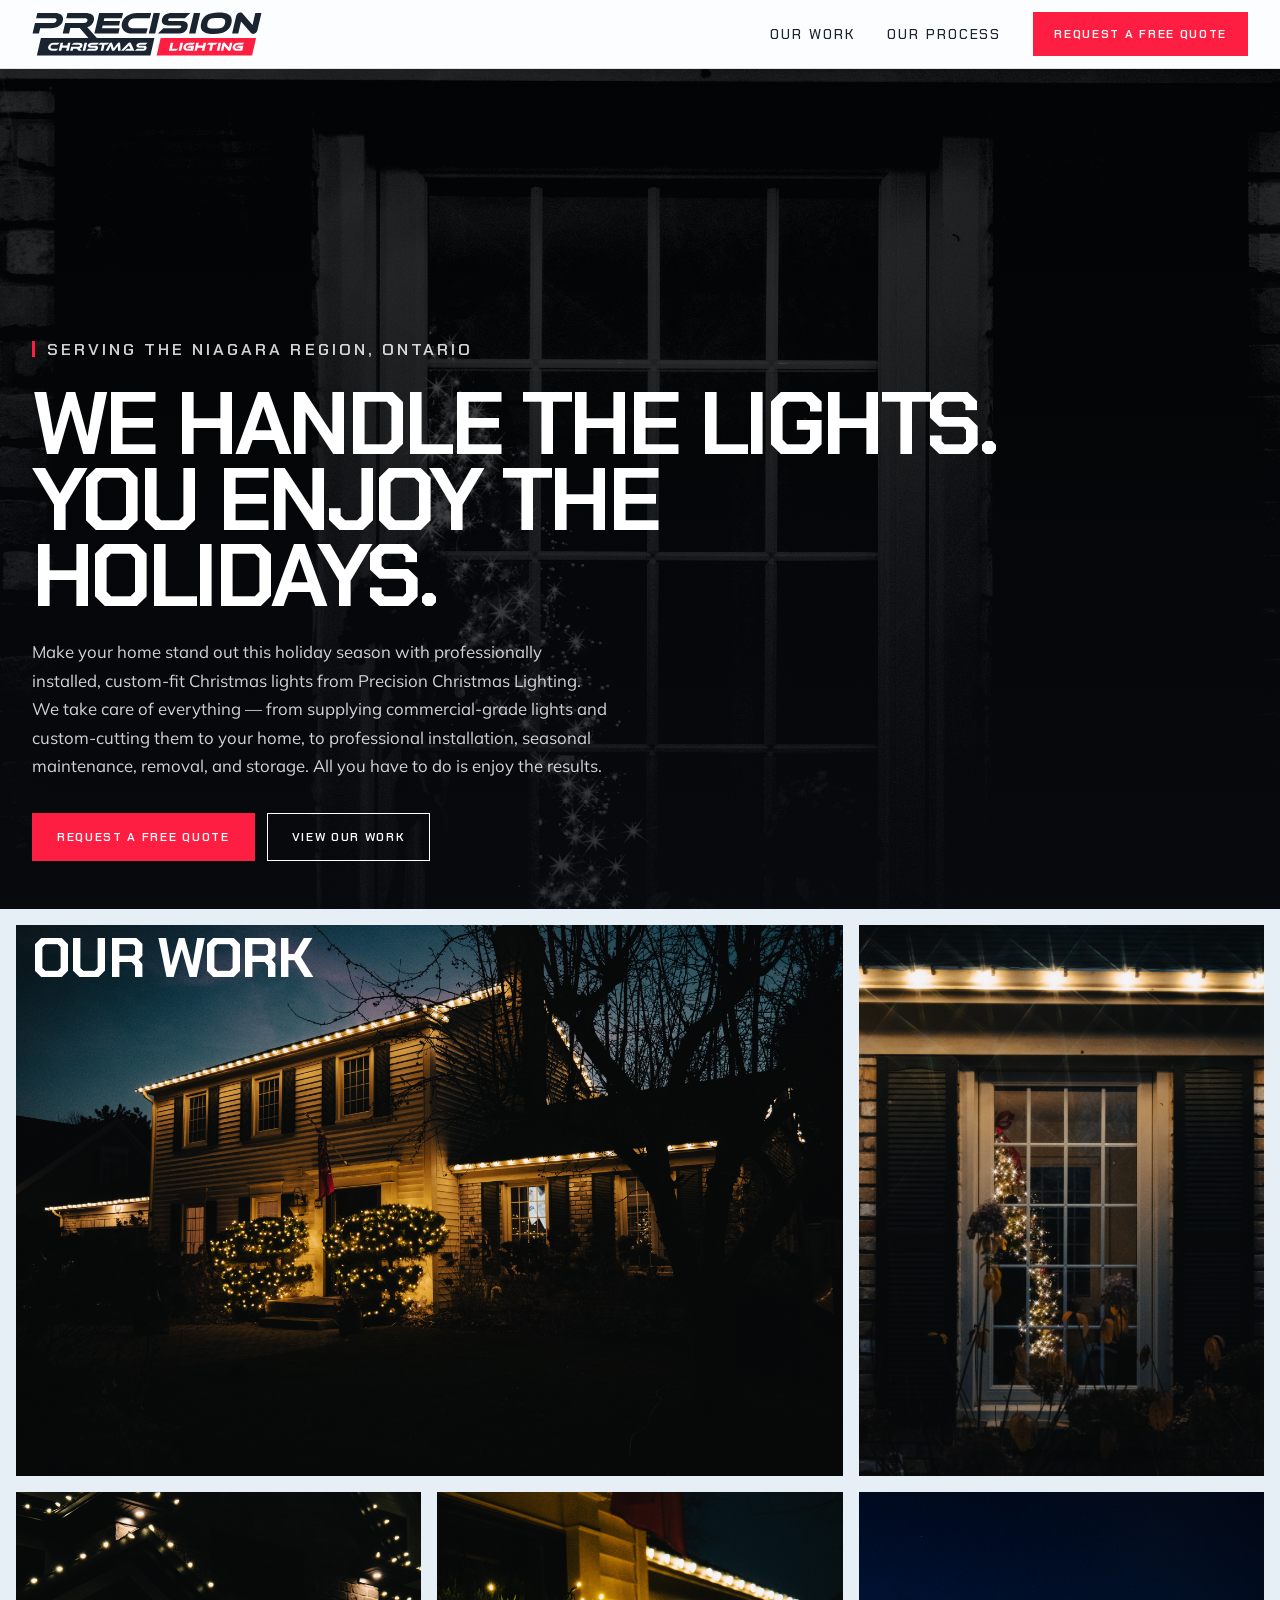
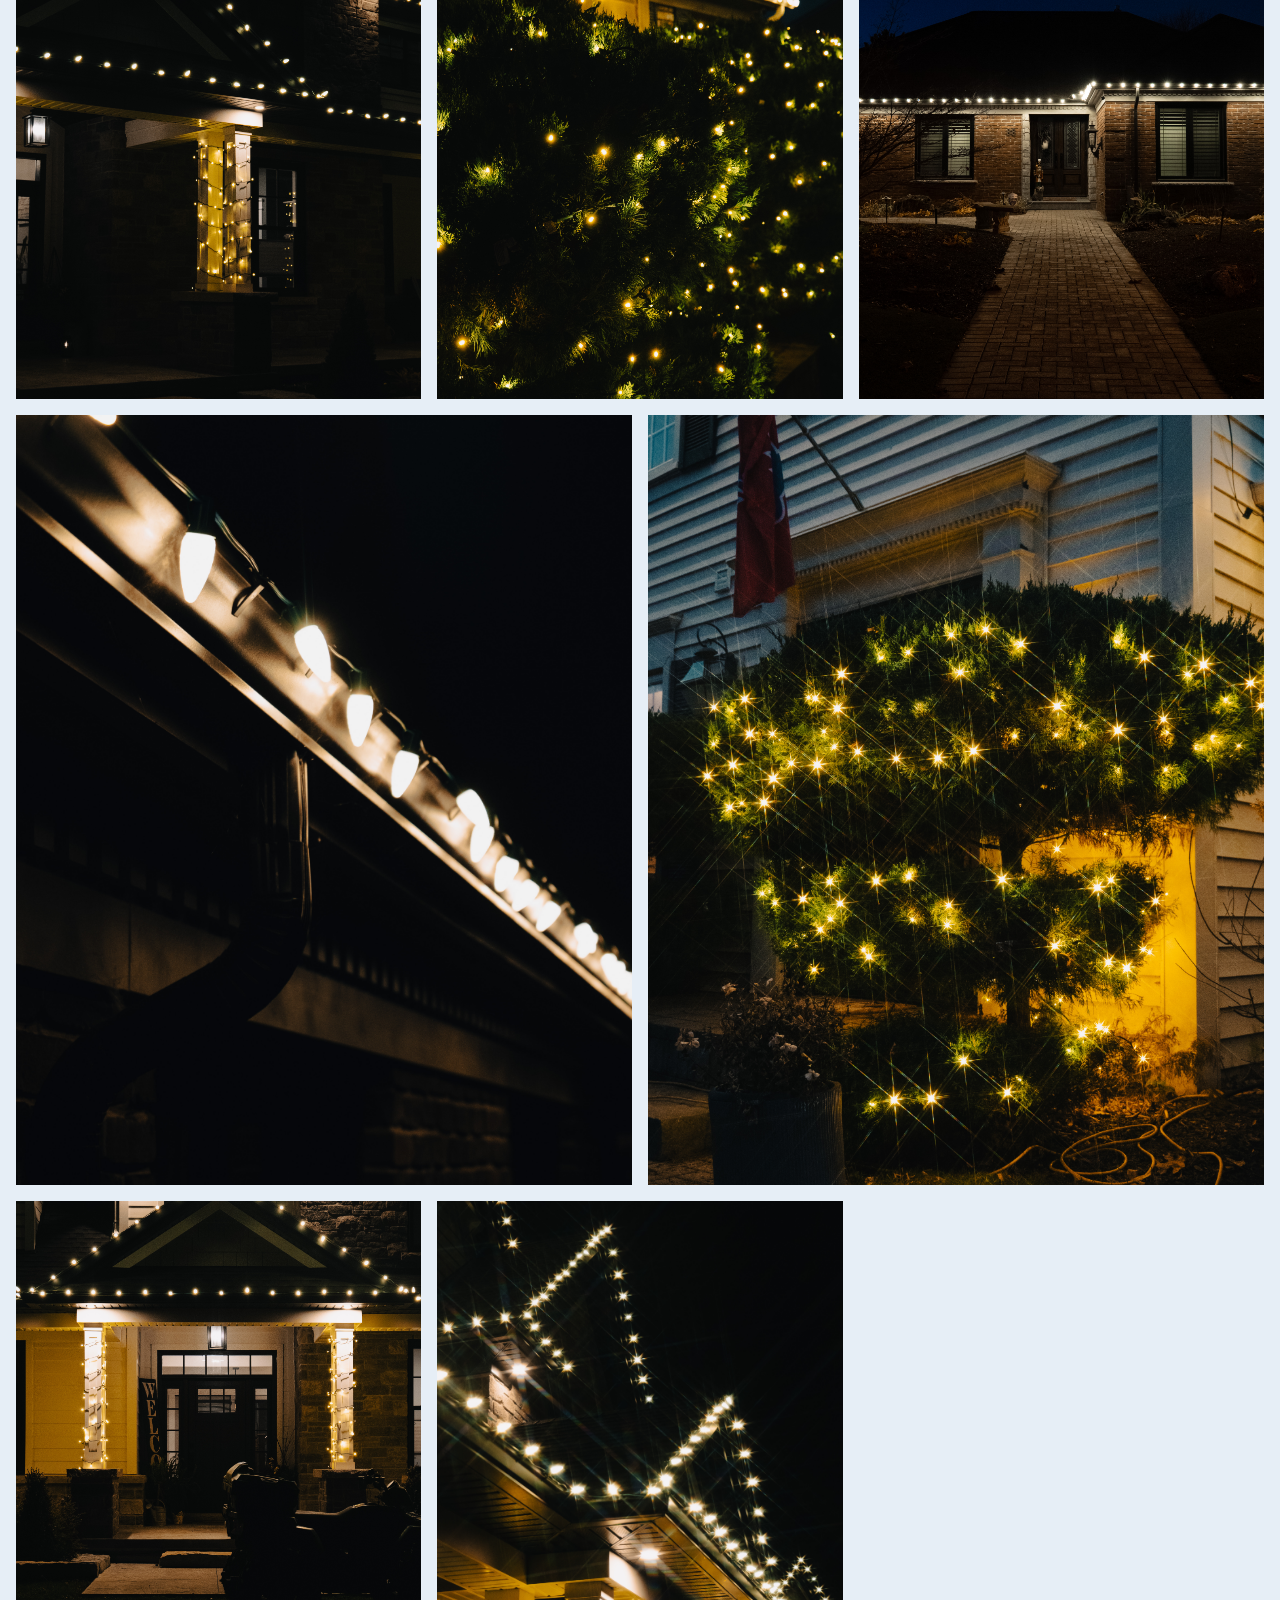
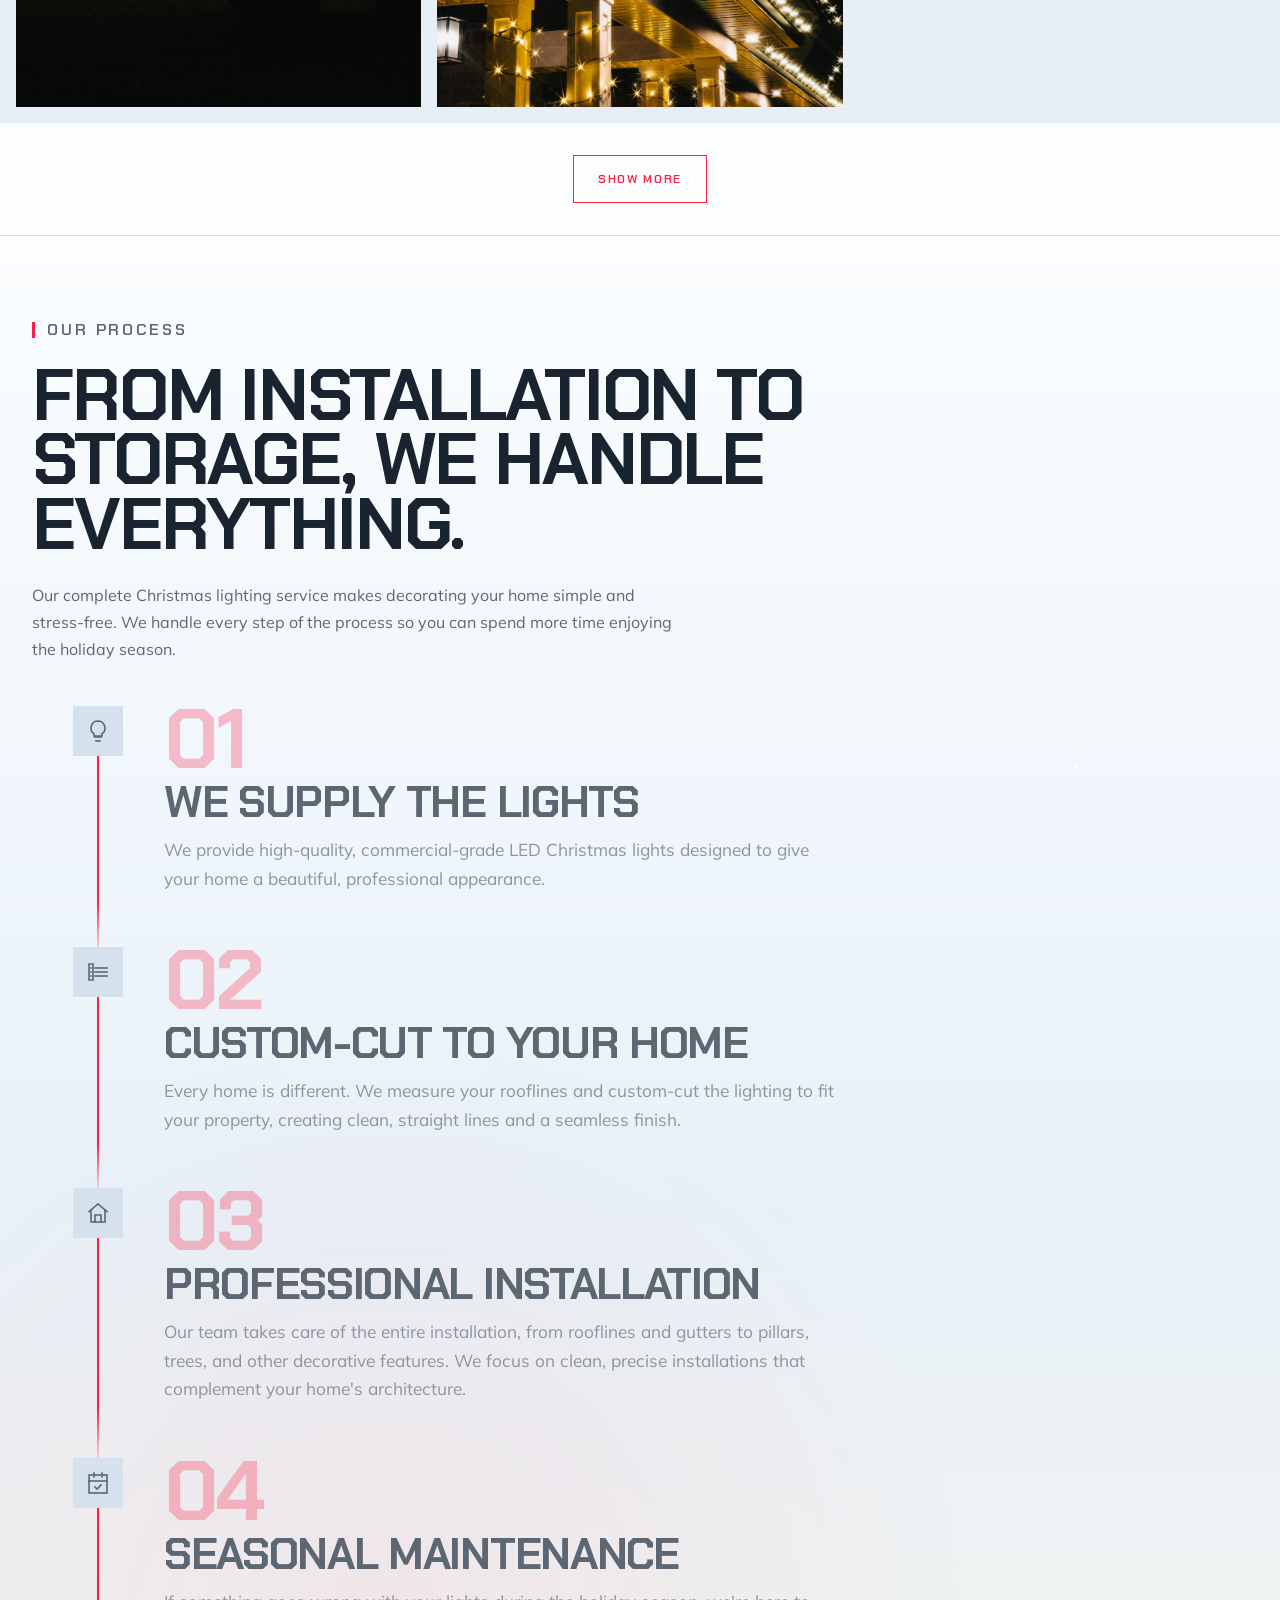
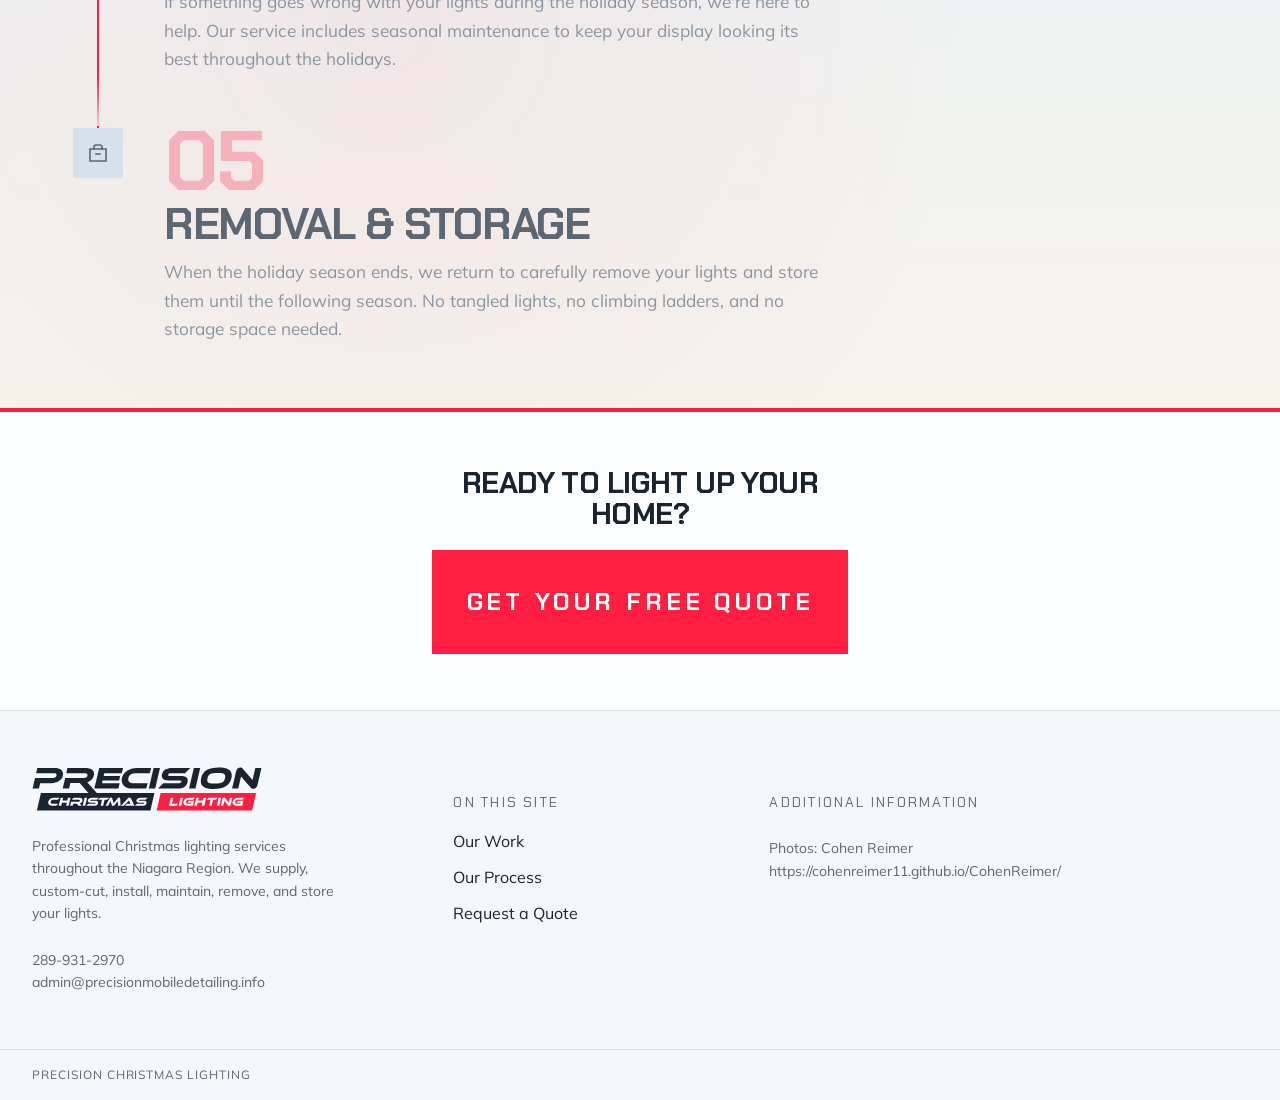
<file: index.html>
<!DOCTYPE html>
<html lang="en">
  <head>
    <meta charset="utf-8" />
    <meta name="viewport" content="width=device-width, initial-scale=1" />
    <title>Precision Christmas Lighting</title>
    <meta
      name="description"
      content="Architectural Christmas lighting for houses in Niagara, Burlington, and Oakville. Supply, custom cut, install, seasonal maintenance, and take-down."
    />
    <link rel="preconnect" href="https://fonts.googleapis.com" />
    <link rel="preconnect" href="https://fonts.gstatic.com" crossorigin />
    <link
      href="https://fonts.googleapis.com/css2?family=Chakra+Petch:ital,wght@0,500;0,600;0,700;1,700&family=Mulish:wght@400;500;600;700&display=swap"
      rel="stylesheet"
    />
    <link rel="stylesheet" href="css/styles.css" />
    <link rel="icon" href="precision-christmas-logo.svg" type="image/svg+xml" />
  </head>
  <body>
    <header class="site-header">
      <div class="header-inner">
        <a class="logo-link" href="index.html" aria-label="Precision Christmas Lighting">
          <img class="logo-img" src="precision-christmas-logo.svg" alt="" width="325" height="62" />
        </a>
        <nav class="nav-desktop" aria-label="Primary">
          <a class="nav-link" href="#work">Our Work</a>
          <a class="nav-link" href="#process">Our Process</a>
          <a class="btn" href="quote.html">Request a Free Quote</a>
        </nav>
        <button
          class="menu-toggle"
          id="menu-toggle"
          type="button"
          aria-expanded="false"
          aria-controls="site-menu"
        >
          Menu
        </button>
      </div>
      <nav class="nav-mobile" id="site-menu" aria-label="Mobile">
        <ul>
          <li><a href="#work">Our Work</a></li>
          <li><a href="#process">Our Process</a></li>
        </ul>
        <a class="btn btn-lg" href="quote.html">Request a Free Quote</a>
      </nav>
    </header>

    <main>
      <!-- Layer 2: hero photo -->
      <section class="hero">
        <div class="hero-visual">
          <div class="hero-media">
            <img
              src="work/P1079388.jpg"
              alt="Two-storey house at night, warm-white bulbs tracing both roof eaves, with shrubs lit beside the door."
            />
          </div>
          <div class="hero-overlay" aria-hidden="true"></div>
        </div>
      </section>

      <!-- Layer 5: hero text (sibling so it can sit above the bulb glow) -->
      <div class="hero-content">
        <p class="eyebrow">
          <span class="eyebrow-bar" aria-hidden="true"></span>
          Serving the Niagara Region, Ontario
        </p>
        <h1>We Handle the Lights.<br />You Enjoy the Holidays.</h1>
        <p>
          Make your home stand out this holiday season with professionally installed, custom-fit Christmas lights from Precision Christmas Lighting. We take care of everything — from supplying commercial-grade lights and custom-cutting them to your home, to professional installation, seasonal maintenance, removal, and storage. All you have to do is enjoy the results.
        </p>
        <div class="hero-actions">
          <a class="btn btn-lg" href="quote.html">Request a Free Quote</a>
          <a class="btn btn-lg btn-outline" href="#work">View Our Work</a>
        </div>
      </div>

      <!--
        Bulb stage hidden. Uncomment this whole section to put the bulb,
        circling text, and its scroll space back.
      <section
        class="model-scroll"
        id="model-scroll"
        aria-label="Interactive glowing lightbulb"
      >
        <div class="model-scroll-bg-sticky" aria-hidden="true">
          <div class="model-scroll-bg"></div>
        </div>
        <div class="model-scroll-canvas-sticky">
          <canvas id="model-canvas" aria-hidden="true"></canvas>
          <div class="model-slogan" id="model-slogan" aria-hidden="true">
            <svg class="model-slogan-ring model-slogan-ring-outer" viewBox="0 0 100 100">
              <defs>
                <path
                  id="slogan-orbit-outer"
                  d="M50,50 m-38,0 a38,38 0 1,1 76,0 a38,38 0 1,1 -76,0"
                />
              </defs>
              <text>
                <textPath href="#slogan-orbit-outer" startOffset="0%">
                  CUT TO THE BUILDING · LIT FOR THE SEASON · CUT TO THE BUILDING · LIT FOR THE SEASON ·
                </textPath>
              </text>
            </svg>
            <svg class="model-slogan-ring model-slogan-ring-inner" viewBox="0 0 100 100">
              <defs>
                <path
                  id="slogan-orbit-inner"
                  d="M50,50 m-26,0 a26,26 0 1,1 52,0 a26,26 0 1,1 -52,0"
                />
              </defs>
              <text>
                <textPath href="#slogan-orbit-inner" startOffset="0%">
                  YOUR LIGHTS IN A NEW WAY · PRECISION ON EVERY EAVE ·
                </textPath>
              </text>
            </svg>
            <p class="model-slogan-flare">
              <span data-word>Installed</span>
              <span data-word>with</span>
              <span data-word>precision</span>
            </p>
          </div>
        </div>
        <div class="model-copy">
          <p class="eyebrow">
            <span class="eyebrow-bar" aria-hidden="true"></span>
            Scroll to turn the lamp
          </p>
        </div>
      </section>
      -->

      <section id="work" class="work-section">
        <h2 class="work-heading" id="work-heading">Our work</h2>
        <div class="work-stage">
                    <div class="work-grid" id="work-frames">

          <figure class="work-frame span-8 tall-landscape">
            <img src="work/P1079425.jpg" alt="Christmas lighting installation" />
          </figure>

          <figure class="work-frame span-4">
            <img src="work/P1079388.jpg" alt="Christmas lighting installation" />
          </figure>

          <figure class="work-frame span-4">
            <img src="work/P1079733.jpg" alt="Christmas lighting installation" loading="lazy" />
          </figure>

          <figure class="work-frame span-4">
            <img src="work/P1079437.jpg" alt="Christmas lighting installation" loading="lazy" />
          </figure>

          <figure class="work-frame span-4">
            <img src="work/P1079464.jpg" alt="Christmas lighting installation" loading="lazy" />
          </figure>

          <figure class="work-frame span-6">
            <img src="work/P1079477.jpg" alt="Christmas lighting installation" loading="lazy" />
          </figure>

          <figure class="work-frame span-6">
            <img src="work/P1079387.jpg" alt="Christmas lighting installation" loading="lazy" />
          </figure>

          <figure class="work-frame span-4">
            <img src="work/P1079524.jpg" alt="Christmas lighting installation" loading="lazy" />
          </figure>

          <figure class="work-frame span-4">
            <img src="work/P1079694.jpg" alt="Christmas lighting installation" loading="lazy" />
          </figure>

          <div class="work-extra" id="work-extra">
            <figure class="work-frame work-more-item span-4">
              <img src="work/P1079426.jpg" alt="Precision Christmas Lighting installation photo" loading="lazy" />
            </figure>

            <figure class="work-frame work-more-item span-4">
              <img src="work/P1079685.jpg" alt="Precision Christmas Lighting installation photo" loading="lazy" />
            </figure>

            <figure class="work-frame work-more-item span-4">
              <img src="work/P1079731.jpg" alt="Precision Christmas Lighting installation photo" loading="lazy" />
            </figure>

            <figure class="work-frame work-more-item span-6">
              <img src="work/P1079739.jpg" alt="Precision Christmas Lighting installation photo" loading="lazy" />
            </figure>

            <figure class="work-frame work-more-item span-6">
              <img src="work/P1079392.jpg" alt="Precision Christmas Lighting installation photo" loading="lazy" />
            </figure>

            <figure class="work-frame work-more-item span-4">
              <img src="work/P1079384.jpg" alt="Precision Christmas Lighting installation photo" loading="lazy" />
            </figure>

            <figure class="work-frame work-more-item span-4">
              <img src="work/P1079653.jpg" alt="Precision Christmas Lighting installation photo" loading="lazy" />
            </figure>

            <figure class="work-frame work-more-item span-4">
              <img src="work/P1079380.jpg" alt="Precision Christmas Lighting installation photo" loading="lazy" />
            </figure>

            <figure class="work-frame work-more-item span-4">
              <img src="work/P1079445.jpg" alt="Precision Christmas Lighting installation photo" loading="lazy" />
            </figure>

            <figure class="work-frame work-more-item span-4">
              <img src="work/P1079385.jpg" alt="Precision Christmas Lighting installation photo" loading="lazy" />
            </figure>

            <figure class="work-frame work-more-item span-4">
              <img src="work/P1079514.jpg" alt="Precision Christmas Lighting installation photo" loading="lazy" />
            </figure>

            <figure class="work-frame work-more-item span-6">
              <img src="work/P1079472.jpg" alt="Precision Christmas Lighting installation photo" loading="lazy" />
            </figure>

            <figure class="work-frame work-more-item span-6">
              <img src="work/P1079792.jpg" alt="Precision Christmas Lighting installation photo" loading="lazy" />
            </figure>

            <figure class="work-frame work-more-item span-4">
              <img src="work/P1079447.jpg" alt="Precision Christmas Lighting installation photo" loading="lazy" />
            </figure>

            <figure class="work-frame work-more-item span-8">
              <img src="work/P1079721.jpg" alt="Precision Christmas Lighting installation photo" loading="lazy" />
            </figure>
          </div>
          </div>
        </div>

        <div class="work-more">
          <button
            class="btn btn-lg btn-show-more"
            id="view-more"
            type="button"
            aria-expanded="false"
            aria-controls="work-extra"
          >
            Show more
          </button>
        </div>
      </section>

      <section class="process" id="process">
        <div class="process-parallax" aria-hidden="true"></div>
        <div class="process-intro">
          <p class="eyebrow">
            <span class="eyebrow-bar" aria-hidden="true"></span>
            Our Process
          </p>
          <h2>From Installation to Storage, We Handle Everything.</h2>
          <p>Our complete Christmas lighting service makes decorating your home simple and stress-free. We handle every step of the process so you can spend more time enjoying the holiday season.</p>
        </div>

        <ol class="process-list">
          <li class="process-item">
            <div class="process-rail" aria-hidden="true">
              <span class="process-node">
                <svg viewBox="0 0 24 24">
                  <path d="M9 18h6" />
                  <path d="M10 22h4" />
                  <path d="M12 2a7 7 0 0 0-4 12.7V17h8v-2.3A7 7 0 0 0 12 2Z" />
                </svg>
              </span>
            </div>
            <div class="process-body">
              <p class="step-number">01</p>
              <h3>We Supply the Lights</h3>
              <p>We provide high-quality, commercial-grade LED Christmas lights designed to give your home a beautiful, professional appearance.</p>
              </div>
          </li>

          <li class="process-item">
            <div class="process-rail" aria-hidden="true">
              <span class="process-node">
                <svg viewBox="0 0 24 24">
                  <path d="M21 8H9" />
                  <path d="M21 12H9" />
                  <path d="M21 16H9" />
                  <path d="M5 8v.01" />
                  <path d="M5 12v.01" />
                  <path d="M5 16v.01" />
                  <path d="M3 4h4v16H3Z" />
                </svg>
              </span>
            </div>
            <div class="process-body">
              <p class="step-number">02</p>
              <h3>Custom-Cut to Your Home</h3>
              <p>Every home is different. We measure your rooflines and custom-cut the lighting to fit your property, creating clean, straight lines and a seamless finish.</p>
              </div>
          </li>

          <li class="process-item">
            <div class="process-rail" aria-hidden="true">
              <span class="process-node">
                <svg viewBox="0 0 24 24">
                  <path d="M3 10.5 12 3l9 7.5" />
                  <path d="M5 9.5V21h14V9.5" />
                  <path d="M9 21v-7h6v7" />
                </svg>
              </span>
            </div>
            <div class="process-body">
              <p class="step-number">03</p>
              <h3>Professional Installation</h3>
              <p>Our team takes care of the entire installation, from rooflines and gutters to pillars, trees, and other decorative features. We focus on clean, precise installations that complement your home's architecture.</p>
              </div>
          </li>

          <li class="process-item">
            <div class="process-rail" aria-hidden="true">
              <span class="process-node">
                <svg viewBox="0 0 24 24">
                  <rect x="3" y="4" width="18" height="18" />
                  <path d="M16 2v4" />
                  <path d="M8 2v4" />
                  <path d="M3 10h18" />
                  <path d="m9 16 2 2 4-4" />
                </svg>
              </span>
            </div>
            <div class="process-body">
              <p class="step-number">04</p>
              <h3>Seasonal Maintenance</h3>
              <p>If something goes wrong with your lights during the holiday season, we're here to help. Our service includes seasonal maintenance to keep your display looking its best throughout the holidays.</p>
              </div>
          </li>

          <li class="process-item">
            <div class="process-rail" aria-hidden="true">
              <span class="process-node">
                <svg viewBox="0 0 24 24">
                  <path d="M4 8h16v12H4Z" />
                  <path d="M8 8V6a2 2 0 0 1 2-2h4a2 2 0 0 1 2 2v2" />
                  <path d="M10 13h4" />
                </svg>
              </span>
            </div>
            <div class="process-body">
              <p class="step-number">05</p>
              <h3>Removal & Storage</h3>
              <p>When the holiday season ends, we return to carefully remove your lights and store them until the following season. No tangled lights, no climbing ladders, and no storage space needed.</p>
              </div>
          </li>
        </ol>
      </section>

      <section class="cta-band">
        <div class="cta-band-rule" aria-hidden="true"></div>
        <div class="cta-band-inner">
          <div class="cta-band-row">
            <div>
              <h2>Ready to Light Up Your Home?</h2>
              </div>
            <a class="btn btn-cta" href="quote.html">Get Your Free Quote</a>
          </div>
        </div>
      </section>
    </main>

    <footer class="site-footer">
      <div class="footer-grid">
        <div class="footer-brand">
          <a class="logo-link" href="index.html" aria-label="Precision Christmas Lighting">
            <img class="logo-img" src="precision-christmas-logo.svg" alt="" width="325" height="62" />
          </a>
          <p>Professional Christmas lighting services throughout the Niagara Region. We supply, custom-cut, install, maintain, remove, and store your lights.</p>
          <p class="footer-contact">289-931-2970<br />admin@precisionmobiledetailing.info</p>
        </div>
        <nav class="footer-nav" aria-label="Footer">
          <p class="footer-label">On this site</p>
          <ul>
            <li><a href="#work">Our Work</a></li>
            <li><a href="#process">Our Process</a></li>
            <li><a href="quote.html">Request a Quote</a></li>
          </ul>
        </nav>
        <div class="credits">
          <p class="footer-label">Additional information</p>
          <p>Photos: Cohen Reimer<br /><a href="https://cohenreimer11.github.io/CohenReimer/" target="_blank" rel="noopener noreferrer">https://cohenreimer11.github.io/CohenReimer/</a></p>
        </div>
      </div>
      <div class="footer-bar">Precision Christmas Lighting</div>
    </footer>

    <script src="js/main.js"></script>
    <!--
      Bulb stage scripts. Uncomment with the model-scroll section above.
    <script type="importmap">
      {
        "imports": {
          "three": "https://unpkg.com/three@0.170.0/build/three.module.js",
          "three/addons/": "https://unpkg.com/three@0.170.0/examples/jsm/"
        }
      }
    </script>
    <script type="module" src="js/model-scroll.js"></script>
    -->
  </body>
</html>
</file>
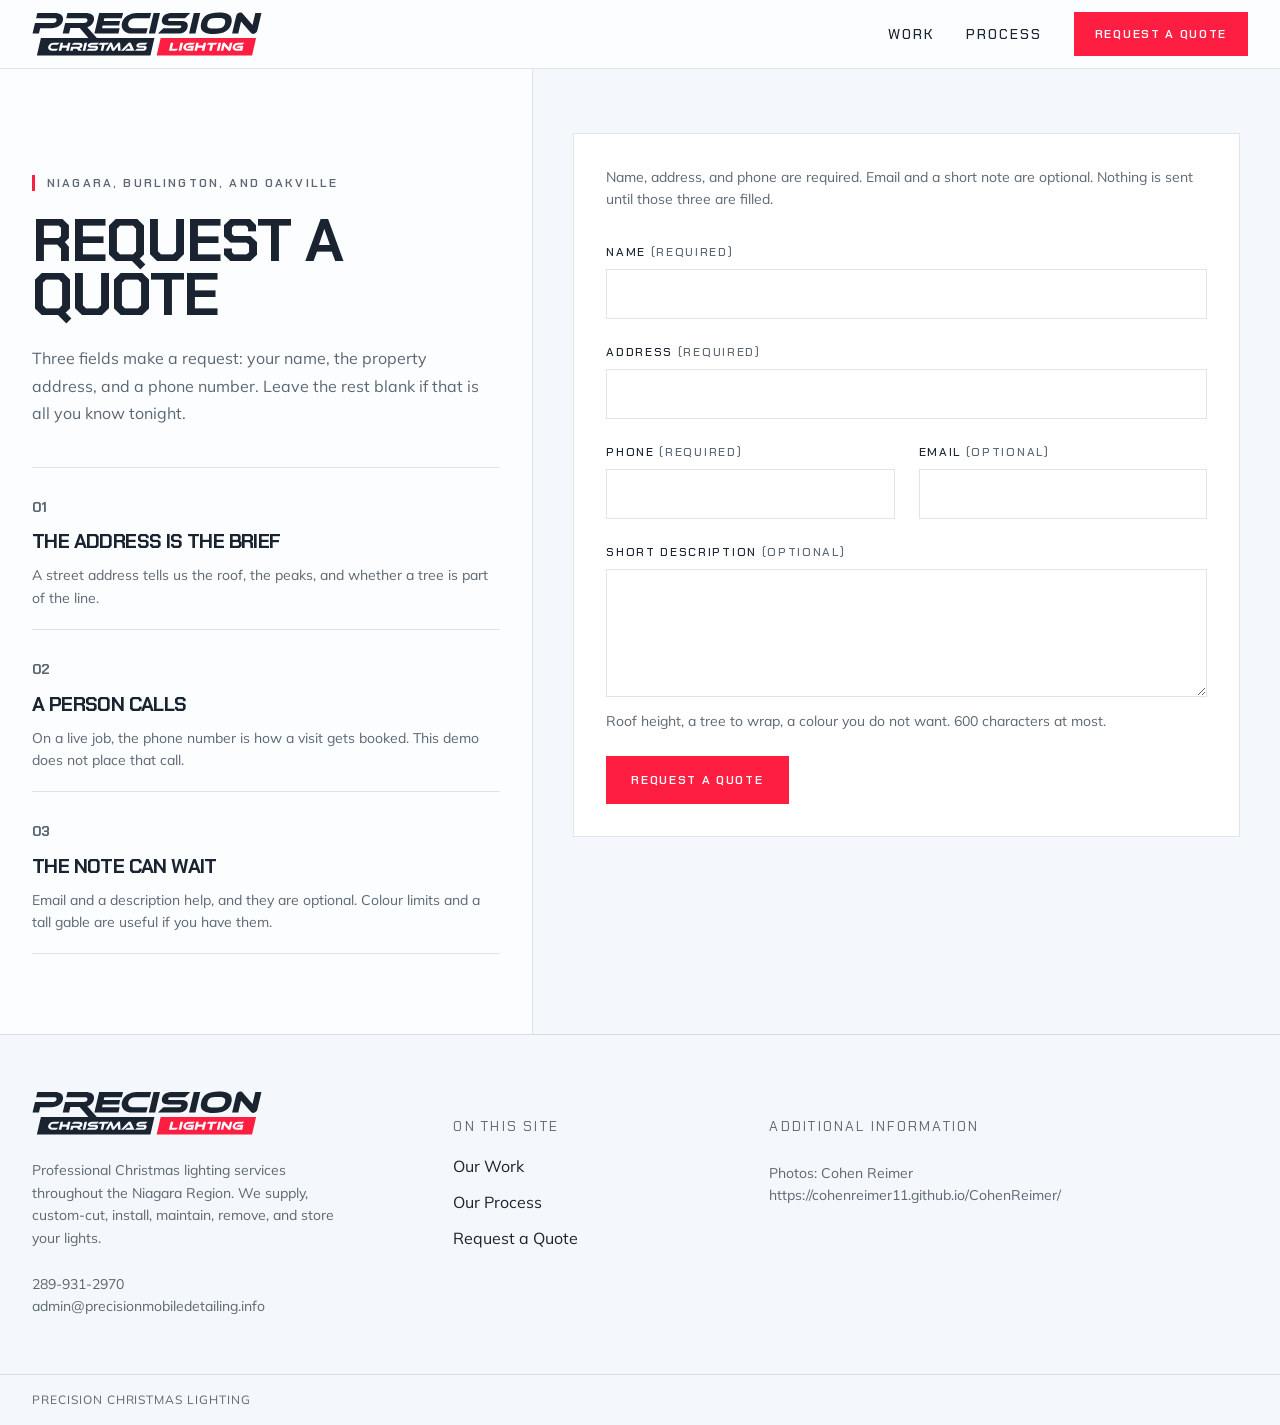
<file: quote.html>
<!DOCTYPE html>
<html lang="en">
  <head>
    <meta charset="utf-8" />
    <meta name="viewport" content="width=device-width, initial-scale=1" />
    <title>Request a quote — Precision Christmas Lighting</title>
    <meta
      name="description"
      content="Request a Christmas lighting quote. Name, property address, and phone are required. Email and a short note are optional."
    />
    <link rel="preconnect" href="https://fonts.googleapis.com" />
    <link rel="preconnect" href="https://fonts.gstatic.com" crossorigin />
    <link
      href="https://fonts.googleapis.com/css2?family=Chakra+Petch:ital,wght@0,500;0,600;0,700;1,700&family=Mulish:wght@400;500;600;700&display=swap"
      rel="stylesheet"
    />
    <link rel="stylesheet" href="css/styles.css" />
    <link rel="icon" href="precision-christmas-logo.svg" type="image/svg+xml" />
  </head>
  <body>
    <header class="site-header">
      <div class="header-inner">
        <a class="logo-link" href="index.html" aria-label="Precision Christmas Lighting">
          <img class="logo-img" src="precision-christmas-logo.svg" alt="" width="325" height="62" />
        </a>
        <nav class="nav-desktop" aria-label="Primary">
          <a class="nav-link" href="index.html#work">Work</a>
          <a class="nav-link" href="index.html#process">Process</a>
          <a class="btn" href="quote.html">Request a quote</a>
        </nav>
        <button
          class="menu-toggle"
          id="menu-toggle"
          type="button"
          aria-expanded="false"
          aria-controls="site-menu"
        >
          Menu
        </button>
      </div>
      <nav class="nav-mobile" id="site-menu" aria-label="Mobile">
        <ul>
          <li><a href="index.html#work">Work</a></li>
          <li><a href="index.html#process">Process</a></li>
        </ul>
        <a class="btn btn-lg" href="quote.html">Request a quote</a>
      </nav>
    </header>

    <main class="quote-layout">
      <aside class="quote-aside">
        <p class="eyebrow">
          <span class="eyebrow-bar" aria-hidden="true"></span>
          Niagara, Burlington, and Oakville
        </p>
        <h1>Request a quote</h1>
        <p>
          Three fields make a request: your name, the property address, and a phone number. Leave
          the rest blank if that is all you know tonight.
        </p>
        <ol class="expectations">
          <li>
            <p class="step-number">01</p>
            <h2>The address is the brief</h2>
            <p>A street address tells us the roof, the peaks, and whether a tree is part of the line.</p>
          </li>
          <li>
            <p class="step-number">02</p>
            <h2>A person calls</h2>
            <p>
              On a live job, the phone number is how a visit gets booked. This demo does not place
              that call.
            </p>
          </li>
          <li>
            <p class="step-number">03</p>
            <h2>The note can wait</h2>
            <p>
              Email and a description help, and they are optional. Colour limits and a tall gable
              are useful if you have them.
            </p>
          </li>
        </ol>
      </aside>

      <div class="quote-main">
        <form class="quote-panel" id="quote-form" novalidate>
          <div class="form-alert hidden" id="form-alert" role="alert">
            <p>This request is still empty where it counts.</p>
            <ul id="form-alert-list"></ul>
          </div>

          <p class="hint">
            Name, address, and phone are required. Email and a short note are optional. Nothing is
            sent until those three are filled.
          </p>

          <div class="field">
            <label for="name">Name <span>(required)</span></label>
            <input id="name" name="name" type="text" autocomplete="name" required />
            <p class="field-error hidden" id="name-error"></p>
          </div>

          <div class="field">
            <label for="address">Address <span>(required)</span></label>
            <input id="address" name="address" type="text" autocomplete="street-address" required />
            <p class="field-error hidden" id="address-error"></p>
          </div>

          <div class="field-row">
            <div class="field">
              <label for="phone">Phone <span>(required)</span></label>
              <input id="phone" name="phone" type="tel" autocomplete="tel" inputmode="tel" required />
              <p class="field-error hidden" id="phone-error"></p>
            </div>
            <div class="field">
              <label for="email">Email <span>(optional)</span></label>
              <input id="email" name="email" type="email" autocomplete="email" />
              <p class="field-error hidden" id="email-error"></p>
            </div>
          </div>

          <div class="field">
            <label for="description">Short description <span>(optional)</span></label>
            <textarea id="description" name="description"></textarea>
            <p class="field-error hidden" id="description-error"></p>
            <p class="field-note">
              Roof height, a tree to wrap, a colour you do not want. 600 characters at most.
            </p>
          </div>

          <button class="btn btn-lg" type="submit">Request a quote</button>
        </form>

        <div class="quote-panel success-panel hidden" id="quote-success" role="status">
          <p class="eyebrow">
            <span class="eyebrow-bar" aria-hidden="true"></span>
            Recorded for this demo
          </p>
          <h2 id="success-title" tabindex="-1">Request recorded.</h2>
          <p>
            Nothing was emailed. These details stay on this page only, so the confirmation is
            visible. A working desk would use them to book a look at the facade.
          </p>
          <dl>
            <div class="record">
              <dt>Name</dt>
              <dd id="success-name"></dd>
            </div>
            <div class="record">
              <dt>Address</dt>
              <dd id="success-address"></dd>
            </div>
            <div class="record">
              <dt>Phone</dt>
              <dd id="success-phone"></dd>
            </div>
            <div class="record">
              <dt>Email</dt>
              <dd id="success-email"></dd>
            </div>
            <div class="record">
              <dt>Note</dt>
              <dd id="success-note"></dd>
            </div>
          </dl>
          <button class="btn btn-lg" id="quote-reset" type="button">Submit another request</button>
        </div>
      </div>
    </main>

    <footer class="site-footer">
      <div class="footer-grid">
        <div class="footer-brand">
          <a class="logo-link" href="index.html" aria-label="Precision Christmas Lighting">
            <img class="logo-img" src="precision-christmas-logo.svg" alt="" width="325" height="62" />
          </a>
          <p>Professional Christmas lighting services throughout the Niagara Region. We supply, custom-cut, install, maintain, remove, and store your lights.</p>
          <p class="footer-contact">289-931-2970<br />admin@precisionmobiledetailing.info</p>
        </div>
        <nav class="footer-nav" aria-label="Footer">
          <p class="footer-label">On this site</p>
          <ul>
            <li><a href="index.html#work">Our Work</a></li>
            <li><a href="index.html#process">Our Process</a></li>
            <li><a href="quote.html">Request a Quote</a></li>
          </ul>
        </nav>
        <div class="credits">
          <p class="footer-label">Additional information</p>
          <p>Photos: Cohen Reimer<br /><a href="https://cohenreimer11.github.io/CohenReimer/" target="_blank" rel="noopener noreferrer">https://cohenreimer11.github.io/CohenReimer/</a></p>
        </div>
      </div>
      <div class="footer-bar">Precision Christmas Lighting</div>
    </footer>

    <script src="js/main.js"></script>
  </body>
</html>
</file>
<file: css/styles.css>
:root {
  --ink: #1a2330;
  --paper: #f4f7fb;
  --snow: #fbfdff;
  --ice: #e6eef6;
  --lime: #fe1e42;
  --accent: #fe1e42;
  --accent-deep: #d01234;
  --white: #ffffff;
  --muted: #5c6773;
  --line: rgba(26, 35, 48, 0.12);
  --danger: #c41832;
  --header-h: 3.75rem;
  --font-display: "Chakra Petch", sans-serif;
  --font-body: Mulish, sans-serif;
}

*,
*::before,
*::after {
  box-sizing: border-box;
  border-radius: 0 !important;
  box-shadow: none !important;
}

html {
  scroll-behavior: smooth;
  background: var(--snow);
  max-width: 100%;
  overflow-x: hidden;
}

body {
  margin: 0;
  min-height: 100vh;
  max-width: 100%;
  overflow-x: hidden;
  background: var(--snow);
  color: var(--ink);
  font-family: var(--font-body);
  line-height: 1.5;
  -webkit-font-smoothing: antialiased;
}

img {
  display: block;
  max-width: 100%;
}

a {
  color: inherit;
  text-decoration: none;
}

button,
input,
textarea {
  font: inherit;
}

::selection {
  background: var(--accent);
  color: var(--white);
}

#work,
#process {
  scroll-margin-top: 5.5rem;
}

.sr-only {
  position: absolute;
  width: 1px;
  height: 1px;
  padding: 0;
  margin: -1px;
  overflow: hidden;
  clip: rect(0, 0, 0, 0);
  white-space: nowrap;
  border: 0;
}

.eyebrow {
  display: flex;
  align-items: center;
  gap: 0.75rem;
  margin: 0;
  font-family: var(--font-display);
  font-size: 0.75rem;
  font-weight: 600;
  letter-spacing: 0.18em;
  text-transform: uppercase;
}

.eyebrow-bar {
  display: inline-block;
  width: 3px;
  height: 1rem;
  background: var(--lime);
}

.btn {
  display: inline-flex;
  align-items: center;
  justify-content: center;
  min-height: 2.75rem;
  padding: 0.75rem 1.25rem;
  border: 1px solid transparent;
  background: var(--accent);
  color: var(--white);
  cursor: pointer;
  font-family: var(--font-display);
  font-size: 0.75rem;
  font-weight: 600;
  letter-spacing: 0.14em;
  text-transform: uppercase;
  transition: background-color 0.15s ease, color 0.15s ease, border-color 0.15s ease;
}

.btn:hover {
  background: var(--accent-deep);
}

.btn:focus-visible,
.nav-link:focus-visible,
.logo-link:focus-visible,
.credit-link:focus-visible {
  outline: 2px solid var(--lime);
  outline-offset: 4px;
}

.btn-outline {
  background: transparent;
  border-color: currentColor;
  color: inherit;
}

.btn-outline:hover {
  background: var(--accent);
  color: var(--white);
  border-color: var(--accent);
}

.btn-outline.dark {
  border-color: var(--ink);
  color: var(--ink);
}

.btn-outline.dark:hover {
  background: var(--ink);
  color: var(--white);
  border-color: var(--ink);
}

.btn-lg {
  min-height: 3rem;
  padding: 0.85rem 1.5rem;
}

.btn-xl {
  min-height: 4rem;
  padding: 1rem 2.5rem;
  font-size: 0.95rem;
  letter-spacing: 0.16em;
}

.site-header {
  position: sticky;
  top: 0;
  /* Above bulb glow + page text */
  z-index: 40;
  border-bottom: 1px solid var(--line);
  background: var(--snow);
  color: var(--ink);
}

.header-inner {
  display: flex;
  align-items: center;
  justify-content: space-between;
  gap: 1rem;
  padding: 0.75rem 1rem;
}

.logo-img {
  height: 2.25rem;
  width: auto;
}

.nav-desktop {
  display: none;
  align-items: center;
  gap: 2rem;
}

.nav-link {
  font-family: var(--font-display);
  font-size: 0.875rem;
  font-weight: 500;
  letter-spacing: 0.14em;
  text-transform: uppercase;
}

.nav-link:hover {
  color: var(--lime);
}

.menu-toggle {
  background: none;
  border: 0;
  color: var(--ink);
  cursor: pointer;
  font-family: var(--font-display);
  font-size: 0.75rem;
  font-weight: 600;
  letter-spacing: 0.16em;
  text-transform: uppercase;
}

.nav-mobile {
  display: none;
  border-top: 1px solid var(--line);
  padding: 1rem;
}

.nav-mobile.is-open {
  display: block;
}

.nav-mobile ul {
  list-style: none;
  margin: 0;
  padding: 0;
}

.nav-mobile li {
  border-bottom: 1px solid var(--line);
}

.nav-mobile a {
  display: block;
  padding: 1rem 0;
  font-family: var(--font-display);
  font-size: 1.125rem;
  letter-spacing: 0.12em;
  text-transform: uppercase;
}

.nav-mobile .btn {
  width: 100%;
  margin-top: 1rem;
}

.hero {
  position: relative;
  z-index: 2;
  min-height: calc(100svh - var(--header-h));
  background: #000;
  color: var(--ink);
  pointer-events: none;
}

.hero-visual {
  position: absolute;
  inset: 0;
  overflow: hidden;
}

.hero-media {
  position: absolute;
  inset: 0;
}

.hero-media img {
  width: 100%;
  height: 100%;
  object-fit: cover;
  object-position: center 45%;
  opacity: 1;
  filter: grayscale(100%) brightness(0.35) contrast(1.15);
}

.hero-visual {
  background-color: #f7fbff;
  background-image:
    radial-gradient(circle at 8% 18%, rgba(255, 255, 255, 0.95) 0 2px, transparent 3px),
    radial-gradient(circle at 22% 62%, rgba(255, 255, 255, 0.9) 0 1.5px, transparent 2.5px),
    radial-gradient(circle at 74% 28%, rgba(255, 255, 255, 0.95) 0 2px, transparent 3px),
    radial-gradient(circle at 88% 70%, rgba(255, 255, 255, 0.85) 0 1.5px, transparent 2.5px),
    radial-gradient(circle at 48% 42%, rgba(254, 30, 66, 0.08), transparent 42%),
    radial-gradient(circle at 12% 88%, rgba(186, 214, 236, 0.55), transparent 36%),
    linear-gradient(180deg, #fbfdff 0%, #e7f1f8 62%, #f6f3ec 100%);
}

.hero-overlay {
  position: absolute;
  inset: 0;
  background: linear-gradient(180deg, rgba(15, 20, 28, 0.18) 0%, rgba(15, 20, 28, 0.28) 45%, rgba(15, 20, 28, 0.48) 100%);
}

/* Layer 5: hero copy — pulled up over the hero visual, above the glow */
.hero-content {
  position: relative;
  z-index: 30;
  display: flex;
  flex-direction: column;
  justify-content: flex-end;
  min-height: calc(100svh - var(--header-h));
  margin-top: calc(var(--header-h) - 100svh);
  padding: 3rem 1rem;
  color: var(--white);
  pointer-events: none;
}

.hero-content a,
.hero-content .btn {
  pointer-events: auto;
}

.hero-content h1 {
  margin: 1.5rem 0 0;
  max-width: 18ch;
  font-family: var(--font-display);
  font-size: clamp(2.5rem, 8vw, 5.5rem);
  font-weight: 700;
  line-height: 0.86;
  letter-spacing: -0.04em;
  text-transform: uppercase;
}

.hero-content p {
  margin: 1.5rem 0 0;
  max-width: 36rem;
  color: rgba(255, 255, 255, 0.82);
  font-size: 1.05rem;
  line-height: 1.7;
}

.hero-actions {
  display: flex;
  flex-direction: column;
  gap: 0.75rem;
  margin-top: 2rem;
}

.section-intro {
  display: grid;
  gap: 2rem;
  padding: 4rem 1rem;
  border-bottom: 1px solid var(--line);
}

.section-intro h2 {
  margin: 1.25rem 0 0;
  max-width: 16ch;
  font-family: var(--font-display);
  font-size: clamp(2.75rem, 7vw, 4.5rem);
  font-weight: 700;
  line-height: 0.9;
  letter-spacing: -0.03em;
  text-transform: uppercase;
}

.model-scroll {
  position: relative;
  z-index: auto;
  /* Scroll travel for the spin — 75% of the previous 260vh stage */
  height: 195vh;
  margin-top: -28vh;
  margin-bottom: -24vh;
  background: transparent;
  color: var(--ink);
  pointer-events: none;
  overflow: visible;
}

.model-scroll-bg-sticky,
.model-scroll-canvas-sticky {
  position: sticky;
  top: var(--header-h);
  height: calc(100vh - var(--header-h));
  pointer-events: none;
}

/* Layer 1: bulb house plate — behind hero/work photos (hero is z:2) */
.model-scroll-bg-sticky {
  z-index: 1;
  margin-bottom: calc(-100vh + var(--header-h));
  overflow: hidden;
}

.model-scroll-bg {
  position: absolute;
  inset: 0;
  pointer-events: none;
  background-color: #fff;
  background-image:
    linear-gradient(rgba(255, 255, 255, 0.78), rgba(255, 255, 255, 0.84)),
    url("../work/long-run.jpg");
  background-position: center;
  background-size: cover;
}

/* Layer 4: bulb + glow — above photos (z:2), below text (z:30) */
.model-scroll-canvas-sticky {
  z-index: 20;
  display: grid;
  place-items: center;
  overflow: visible;
  /* Soft fade so glow never hard-cuts against the header / stage rim */
  -webkit-mask-image: radial-gradient(
    ellipse 78% 72% at 50% 48%,
    #000 35%,
    rgba(0, 0, 0, 0.65) 58%,
    rgba(0, 0, 0, 0.2) 78%,
    transparent 100%
  );
  mask-image: radial-gradient(
    ellipse 78% 72% at 50% 48%,
    #000 35%,
    rgba(0, 0, 0, 0.65) 58%,
    rgba(0, 0, 0, 0.2) 78%,
    transparent 100%
  );
}

#model-canvas {
  position: absolute;
  /* Tall overscan for soft glow; no horizontal overscan (that caused a scrollable white gutter) */
  inset: -55% 0;
  width: 100%;
  height: 210%;
  display: block;
  z-index: 1;
  pointer-events: none;
}

.model-slogan {
  position: absolute;
  inset: 0;
  z-index: 2;
  display: grid;
  place-items: center;
  pointer-events: none;
  opacity: 0;
  visibility: hidden;
  transition: opacity 0.45s ease, visibility 0.45s ease;
}

.model-slogan.is-visible {
  opacity: 1;
  visibility: visible;
}

.model-slogan-ring {
  position: absolute;
  width: min(92vmin, 44rem);
  height: min(92vmin, 44rem);
  overflow: visible;
  color: rgba(26, 35, 48, 0.72);
  will-change: transform;
}

.model-slogan-ring-inner {
  width: min(64vmin, 30rem);
  height: min(64vmin, 30rem);
  color: rgba(254, 30, 66, 0.82);
}

.model-slogan-ring text {
  fill: currentColor;
  font-family: var(--font-display);
  font-size: 3.1px;
  font-weight: 600;
  letter-spacing: 0.22em;
  text-transform: uppercase;
}

.model-slogan-ring-inner text {
  font-size: 2.55px;
  letter-spacing: 0.18em;
}

.model-slogan-flare {
  position: absolute;
  left: 50%;
  bottom: clamp(1.25rem, 8vh, 3.5rem);
  z-index: 1;
  display: flex;
  flex-wrap: wrap;
  justify-content: center;
  gap: 0.35rem 0.55rem;
  width: min(18rem, calc(100% - 2rem));
  margin: 0;
  padding: 0;
  transform: translateX(-50%);
  text-align: center;
  font-family: var(--font-display);
  font-size: clamp(1.05rem, 2.8vw, 1.55rem);
  font-weight: 700;
  line-height: 1.15;
  letter-spacing: 0.08em;
  text-transform: uppercase;
  color: var(--ink);
}

.model-slogan-flare [data-word] {
  display: inline-block;
  opacity: 0;
  transform: translateY(0.65em) scale(0.92);
  filter: blur(6px);
  transition:
    opacity 0.55s ease,
    transform 0.55s cubic-bezier(0.22, 1, 0.36, 1),
    filter 0.55s ease;
}

.model-slogan.is-visible .model-slogan-flare [data-word] {
  opacity: 1;
  transform: translateY(0) scale(1);
  filter: blur(0);
}

.model-slogan.is-visible .model-slogan-flare [data-word]:nth-child(1) {
  transition-delay: 0.05s;
}
.model-slogan.is-visible .model-slogan-flare [data-word]:nth-child(2) {
  transition-delay: 0.16s;
}
.model-slogan.is-visible .model-slogan-flare [data-word]:nth-child(3) {
  transition-delay: 0.27s;
  color: var(--lime);
}

.model-copy {
  position: fixed;
  left: 0;
  bottom: 1.25rem;
  z-index: 30;
  width: max-content;
  max-width: 28rem;
  margin: 0;
  padding: 0 1rem;
  color: var(--ink);
  text-shadow: none;
  pointer-events: none;
  opacity: 0;
  visibility: hidden;
  transition: opacity 0.2s ease, visibility 0.2s ease;
}

.model-copy.is-visible {
  opacity: 1;
  visibility: visible;
}

@media (min-width: 640px) {
  .model-copy {
    padding-left: 1.5rem;
    padding-right: 1.5rem;
  }
}

@media (min-width: 1024px) {
  .model-copy {
    padding-left: 2rem;
    padding-right: 2rem;
  }
}

@media (prefers-reduced-motion: reduce) {
  .model-scroll {
    height: 90vh;
    margin-top: -10vh;
    margin-bottom: -8vh;
  }

  .model-scroll-bg-sticky,
  .model-scroll-canvas-sticky {
    height: calc(100vh - var(--header-h));
  }

  .model-scroll-bg-sticky {
    margin-bottom: calc(-100vh + var(--header-h));
  }
}

.work-section {
  position: relative;
  display: grid;
  background: var(--snow);
}

.work-stage {
  position: relative;
  z-index: 2;
  grid-area: 1 / 1;
}

.work-heading {
  position: sticky;
  top: 5.25rem;
  left: 0;
  grid-area: 1 / 1;
  align-self: start;
  z-index: 30;
  width: max-content;
  max-width: calc(100% - 2rem);
  margin: 0;
  padding: 1.35rem 1rem 0.75rem;
  font-family: var(--font-display);
  font-size: clamp(2rem, 5.5vw, 3.5rem);
  font-weight: 700;
  line-height: 0.95;
  letter-spacing: -0.03em;
  text-transform: uppercase;
  color: #fff;
  pointer-events: none;
}

@media (min-width: 640px) {
}

@media (min-width: 1024px) { .work-heading { padding-left: 2rem; padding-right: 2rem; } }

.section-intro .lede {
  margin: 0;
  max-width: 28rem;
  color: var(--muted);
  font-size: 1rem;
  line-height: 1.7;
}

.work-grid {
  --work-gap: 1rem;
  position: relative;
  z-index: 2;
  display: grid;
  grid-template-columns: 1fr;
  gap: var(--work-gap);
  padding: var(--work-gap);
  align-items: stretch;
  grid-auto-flow: row dense;
  background: var(--ice);
}

.work-grid > *,
.work-grid .work-more-item {
  margin: 0;
  min-width: 0;
}

.work-frame {
  position: relative;
  overflow: hidden;
  width: 100%;
  background: var(--ice);
  aspect-ratio: 4 / 5;
}

.work-frame.tall-landscape { aspect-ratio: 3 / 2; }
.work-frame.tall-square { aspect-ratio: 1 / 1; }

.work-frame img {
  width: 100%;
  height: 100%;
  display: block;
  object-fit: cover;
}

.work-frame figcaption {
  position: absolute;
  inset-inline: 0;
  bottom: 0;
  display: flex;
  align-items: flex-end;
  justify-content: space-between;
  gap: 1rem;
  padding: 0.75rem 1rem;
  background: rgba(251, 253, 255, 0.92);
  color: var(--ink);
}

.work-frame .title {
  font-family: var(--font-display);
  font-size: 0.875rem;
  letter-spacing: 0.08em;
  text-transform: uppercase;
}

.work-frame .detail {
  flex-shrink: 0;
  font-size: 0.75rem;
  letter-spacing: 0.08em;
  text-transform: uppercase;
  color: var(--muted);
}


.work-more {
  display: flex;
  justify-content: center;
  padding: 2rem 1rem;
  background: var(--snow);
}

.btn-show-more {
  background: transparent;
  border-color: var(--accent);
  color: var(--accent);
}

.btn-show-more:hover {
  background: var(--accent);
  border-color: var(--accent);
  color: var(--white);
}

.work-extra {
  display: contents;
}

.work-extra .work-more-item {
  display: none;
}

.work-extra .work-more-item.is-visible {
  display: block;
}
.work-extra .review-panel.work-more-item.is-visible {
  display: flex;
}

.process {
  position: relative;
  overflow-x: hidden;
  overflow-x: clip;
  border-top: 1px solid var(--line);
  color: var(--ink);
  background-color: #f7fbff;
  background-image:
    radial-gradient(circle at 12% 16%, rgba(255, 255, 255, 0.95) 0 2px, transparent 3px),
    radial-gradient(circle at 84% 30%, rgba(255, 255, 255, 0.9) 0 1.5px, transparent 2.5px),
    radial-gradient(circle at 30% 78%, rgba(254, 30, 66, 0.06), transparent 36%),
    linear-gradient(180deg, #fbfdff 0%, #e8f1f8 55%, #f6f3ec 100%);
  background-position: center;
  background-size: cover;
}

.process-parallax {
  display: none;
}

.process-intro,
.process-list {
  position: relative;
  z-index: 1;
}

.process-intro {
  padding: 3.5rem 1rem 2rem;
}

.process-intro h2 {
  margin: 1.25rem 0 0;
  max-width: 18ch;
  font-family: var(--font-display);
  font-size: clamp(2.75rem, 7vw, 4.5rem);
  font-weight: 700;
  line-height: 0.9;
  letter-spacing: -0.03em;
  text-transform: uppercase;
}

.process-intro p {
  margin: 1.5rem 0 0;
  max-width: 40rem;
  color: var(--muted);
  font-size: 1rem;
  line-height: 1.7;
}

.process-list {
  --process-rail: 3.75rem;
  list-style: none;
  display: flex;
  flex-direction: column;
  gap: 0;
  width: min(100%, 72rem);
  margin: 0 auto;
  /* Extra left inset so scroll can carry steps rightward into place */
  padding: 0.5rem 1.25rem 3.5rem 0.35rem;
}

.process-item {
  --p: 0;
  display: grid;
  grid-template-columns: var(--process-rail) minmax(0, 1fr);
  column-gap: 1.35rem;
  align-items: stretch;
  background: transparent;
  border: 0;
  /* Start left, ease right as --p rises with scroll */
  transform: translate3d(calc(-1.75rem + var(--p) * 3.5rem), 0, 0);
  will-change: transform;
}

.process-rail {
  position: relative;
  display: flex;
  justify-content: center;
  min-height: 100%;
}

/* Continuous lime strand — like a run of lights down the house */
.process-rail::before {
  content: "";
  position: absolute;
  top: 0;
  bottom: 0;
  left: 50%;
  width: 2px;
  transform: translateX(-50%);
  background: linear-gradient(
    to bottom,
    rgba(254, 30, 66, 0.15),
    var(--accent) 18%,
    var(--accent) 82%,
    rgba(254, 30, 66, 0.15)
  );
}

.process-item:first-child .process-rail::before {
  top: 1.4rem;
  background: linear-gradient(
    to bottom,
    var(--accent),
    var(--accent) 80%,
    rgba(254, 30, 66, 0.2)
  );
}

.process-item:last-child .process-rail::before {
  bottom: auto;
  height: 1.4rem;
  background: var(--lime);
}

.process-node {
  position: relative;
  z-index: 1;
  display: flex;
  align-items: center;
  justify-content: center;
  width: 2.75rem;
  height: 2.75rem;
  margin-top: 0.1rem;
  background: color-mix(
    in srgb,
    #d5e2ee calc((1 - var(--p)) * 100%),
    var(--accent) calc(var(--p) * 100%)
  );
}

.process-node svg {
  display: block;
  width: 1.35rem;
  height: 1.35rem;
  stroke: color-mix(
    in srgb,
    var(--muted) calc((1 - var(--p)) * 100%),
    var(--white) calc(var(--p) * 100%)
  );
  fill: none;
  stroke-width: 1.6;
  stroke-linecap: square;
  stroke-linejoin: miter;
}

.process-body {
  min-width: 0;
  padding: 0 0 2.75rem;
}

.process-item:last-child .process-body {
  padding-bottom: 0;
}

.step-number {
  margin: 0;
  font-family: var(--font-display);
  font-size: clamp(3.25rem, 9vw, 5.25rem);
  font-weight: 700;
  line-height: 0.85;
  letter-spacing: -0.04em;
  text-transform: uppercase;
  color: color-mix(
    in srgb,
    rgba(254, 30, 66, 0.28) calc((1 - var(--p)) * 100%),
    var(--accent) calc(var(--p) * 100%)
  );
}

.process-body h3 {
  margin: 0.4rem 0 0;
  font-family: var(--font-display);
  font-size: clamp(1.85rem, 4.4vw, 2.75rem);
  font-weight: 700;
  line-height: 0.95;
  letter-spacing: -0.03em;
  text-transform: uppercase;
  color: color-mix(
    in srgb,
    var(--muted) calc((1 - var(--p)) * 100%),
    var(--ink) calc(var(--p) * 100%)
  );
}

.process-body > p:not(.step-number) {
  margin: 0.8rem 0 0;
  max-width: 42rem;
  color: color-mix(
    in srgb,
    #8b95a1 calc((1 - var(--p)) * 100%),
    var(--ink) calc(var(--p) * 100%)
  );
  font-size: 1.08rem;
  line-height: 1.65;
}

@media (prefers-reduced-motion: reduce) {
  .process-item {
    --p: 1;
    transform: none;
    will-change: auto;
  }
}

.cta-band {
  background: var(--snow);
  color: var(--ink);
}

.cta-band-rule {
  height: 4px;
  background: var(--lime);
}

.cta-band-inner {
  padding: 3.5rem 1rem;
}

.cta-band-row {
  display: flex;
  flex-direction: column;
  align-items: stretch;
  width: min(100%, 48rem);
  margin-inline: auto;
  gap: 1.25rem;
  text-align: center;
}

.cta-band h2 {
  margin: 0;
  width: 100%;
  font-family: var(--font-display);
  font-size: clamp(1.35rem, 3.5vw, 1.85rem);
  font-weight: 700;
  line-height: 1.05;
  letter-spacing: -0.02em;
  text-transform: uppercase;
}

.cta-band-row p {
  margin: 0.75rem 0 0;
  max-width: 42rem;
  margin-inline: auto;
  color: var(--muted);
  line-height: 1.7;
}

.cta-contact, .footer-contact {
  font-size: 0.95rem;
  color: var(--muted);
}

.btn-cta {
  display: inline-flex;
  align-items: center;
  justify-content: center;
  width: min(100%, 26rem);
  min-height: 5.5rem;
  padding: 1.25rem 2rem;
  border: 0;
  background: var(--lime);
  color: var(--white);
  font-family: var(--font-display);
  font-size: clamp(1.05rem, 2.4vw, 1.45rem);
  margin-inline: auto;
  font-weight: 700;
  letter-spacing: 0.14em;
  text-transform: uppercase;
  white-space: nowrap;
}

.btn-cta:hover {
  background: var(--accent-deep);
}

.site-footer {
  background: var(--paper);
  color: var(--ink);
}

.footer-grid {
  display: grid;
  gap: 3rem;
  padding: 3.5rem 1rem;
  border-top: 1px solid var(--line);
}

.footer-grid p {
  margin: 1.5rem 0 0;
  max-width: 20rem;
  color: var(--muted);
  font-size: 0.875rem;
  line-height: 1.6;
}

.footer-label {
  margin: 0;
  font-family: var(--font-display);
  font-size: 0.75rem;
  letter-spacing: 0.16em;
  text-transform: uppercase;
  color: var(--lime);
}

.footer-nav ul,
.credits ul {
  list-style: none;
  margin: 1rem 0 0;
  padding: 0;
}

.footer-nav li + li,
.credits li + li {
  margin-top: 0.75rem;
}

.footer-nav a:hover,
.credit-link:hover {
  color: var(--lime);
}

.credits p {
  max-width: none;
}

.credits li {
  font-size: 0.875rem;
  line-height: 1.6;
}

.credit-link {
  text-decoration: underline;
  text-underline-offset: 4px;
  text-decoration-color: var(--line);
}

.credits span {
  color: var(--muted);
}

.footer-bar {
  padding: 1rem;
  border-top: 1px solid var(--line);
  font-size: 0.75rem;
  letter-spacing: 0.08em;
  text-transform: uppercase;
  color: var(--muted);
}

.quote-layout {
  display: grid;
}

@media (max-width: 1023px) {
  .quote-layout .quote-main { order: 1; }
  .quote-layout .quote-aside { order: 2; border-bottom: 0; border-top: 1px solid var(--line); }
}

.quote-aside {
  padding: 3.5rem 1rem;
  border-bottom: 1px solid var(--line);
}

.quote-aside h1 {
  margin: 1.25rem 0 0;
  font-family: var(--font-display);
  font-size: clamp(2.75rem, 7vw, 3.75rem);
  font-weight: 700;
  line-height: 0.9;
  letter-spacing: -0.03em;
  text-transform: uppercase;
}

.quote-aside > p {
  margin: 1.5rem 0 0;
  max-width: 28rem;
  color: var(--muted);
  line-height: 1.7;
}

.expectations {
  list-style: none;
  margin: 2.5rem 0 0;
  padding: 0;
  border-top: 1px solid var(--line);
}

.expectations li {
  padding: 1.25rem 0;
  border-bottom: 1px solid var(--line);
}

.expectations h2 {
  margin: 0.5rem 0 0;
  font-family: var(--font-display);
  font-size: 1.25rem;
  font-weight: 700;
  letter-spacing: -0.03em;
  text-transform: uppercase;
}

.expectations p {
  margin: 0.5rem 0 0;
  color: var(--muted);
  font-size: 0.875rem;
  line-height: 1.6;
}

.quote-main {
  padding: 2.5rem 1rem 4rem;
  background: var(--paper);
}

.quote-panel {
  padding: 2rem 1.25rem;
  border: 1px solid var(--line);
  background: var(--white);
}

.quote-panel .hint {
  margin: 0 0 2rem;
  color: var(--muted);
  font-size: 0.875rem;
  line-height: 1.6;
}

.field {
  margin-bottom: 1.5rem;
}

.field-row {
  display: grid;
  gap: 1.5rem;
}

.field label {
  display: block;
  margin-bottom: 0.5rem;
  font-family: var(--font-display);
  font-size: 0.75rem;
  font-weight: 500;
  letter-spacing: 0.14em;
  text-transform: uppercase;
}

.field label span {
  color: var(--muted);
}

.field input,
.field textarea {
  width: 100%;
  min-height: 3rem;
  padding: 0.75rem;
  border: 1px solid var(--line);
  background: var(--white);
  color: var(--ink);
}

.field textarea {
  min-height: 8rem;
  resize: vertical;
}

.field input:focus-visible,
.field textarea:focus-visible {
  outline: 2px solid var(--lime);
  outline-offset: 2px;
}

.field input[aria-invalid="true"],
.field textarea[aria-invalid="true"] {
  border-color: var(--danger);
}

.field-error {
  margin: 0.5rem 0 0;
  color: var(--danger);
  font-size: 0.875rem;
}

.field-note {
  margin: 0.5rem 0 0;
  color: var(--muted);
  font-size: 0.875rem;
}

.form-alert {
  margin-bottom: 2rem;
  padding: 1rem;
  border: 1px solid var(--danger);
  color: var(--danger);
}

.form-alert p {
  margin: 0;
  font-family: var(--font-display);
  font-size: 0.875rem;
  font-weight: 600;
  letter-spacing: 0.12em;
  text-transform: uppercase;
}

.form-alert ul {
  margin: 0.75rem 0 0;
  padding-left: 1.25rem;
}

.form-alert a {
  text-decoration: underline;
  text-underline-offset: 2px;
}

.success-panel h2 {
  margin: 1.25rem 0 0;
  font-family: var(--font-display);
  font-size: clamp(2.25rem, 5vw, 3rem);
  font-weight: 700;
  line-height: 0.95;
  letter-spacing: -0.03em;
  text-transform: uppercase;
}

.success-panel > p {
  margin: 1.25rem 0 0;
  max-width: 36rem;
  color: var(--muted);
  line-height: 1.7;
}

.success-panel dl {
  margin: 2rem 0 0;
  border-top: 1px solid var(--line);
}

.success-panel .record {
  display: grid;
  gap: 0.25rem;
  padding: 1rem 0;
  border-bottom: 1px solid var(--line);
}

.success-panel dt {
  font-family: var(--font-display);
  font-size: 0.75rem;
  letter-spacing: 0.14em;
  text-transform: uppercase;
}

.success-panel dd {
  margin: 0;
  line-height: 1.5;
}

.success-panel .btn {
  margin-top: 2rem;
}

.hidden {
  display: none !important;
}

@media (min-width: 640px) {
  .header-inner,
  .hero-content,
  .section-intro,
  .work-more,
  .process-intro,
  .cta-band-inner,
  .footer-grid,
  .footer-bar,
  .quote-aside,
  .quote-main {
    padding-left: 1.5rem;
    padding-right: 1.5rem;
  }

  .process-list {
    padding-left: 1.75rem;
    padding-right: 1.75rem;
  }

  .logo-img {
    height: 2.75rem;
  }

  .hero-actions {
    flex-direction: row;
  }

  .hero-actions .btn {
    width: auto;
  }

  .cta-band-row {
    width: 26rem;
  }

  .btn-cta {
    min-height: 6.5rem;
    padding: 1.5rem 2.75rem;
    font-size: 1.5rem;
    letter-spacing: 0.16em;
  }

  .field-row {
    grid-template-columns: 1fr 1fr;
  }

  .success-panel .record {
    grid-template-columns: 8rem 1fr;
    gap: 1.5rem;
  }
}

@media (min-width: 768px) {
  .nav-desktop {
    display: flex;
  }

  .menu-toggle,
  .nav-mobile {
    display: none !important;
  }

  .hero-overlay {
    width: 100%;
  }

  .process-list {
    --process-rail: 4.25rem;
    padding-left: 1.25rem;
    padding-right: 2rem;
    padding-bottom: 4rem;
  }

  .process-item {
    column-gap: 2rem;
    transform: translate3d(calc(-2.5rem + var(--p) * 5rem), 0, 0);
  }

  .process-node {
    width: 3.15rem;
    height: 3.15rem;
  }

  .process-node svg {
    width: 1.5rem;
    height: 1.5rem;
  }

  .process-body {
    padding-bottom: 3.25rem;
  }
}

@media (min-width: 1024px) {
  .header-inner,
  .hero-content,
  .section-intro,
  .work-more,
  .process-intro,
  .cta-band-inner,
  .footer-grid,
  .footer-bar,
  .quote-aside,
  .quote-main {
    padding-left: 2rem;
    padding-right: 2rem;
  }

  .process-list {
    padding-left: 2.5rem;
    padding-right: 2.5rem;
  }

  .section-intro:not(.section-intro-solo) {
    grid-template-columns: repeat(12, 1fr);
    align-items: end;
  }

  .section-intro:not(.section-intro-solo) > div:first-child {
    grid-column: span 7;
  }

  .section-intro:not(.section-intro-solo) .lede {
    grid-column: 8 / span 5;
    justify-self: end;
  }

  .work-grid {
    --work-gap: 1rem;
    grid-template-columns: repeat(12, minmax(0, 1fr));
    gap: var(--work-gap);
    padding: var(--work-gap);
    align-items: stretch;
  }

  .span-4 { grid-column: span 4; }
  .span-5 { grid-column: span 5; }
  .span-6 { grid-column: span 6; }
  .span-7 { grid-column: span 7; }
  .span-8 { grid-column: span 8; }
  .span-12 { grid-column: span 12; }

  .work-frame,
  .review-panel {
    min-height: 0;
  }

  .work-frame img,
  .review-bg {
    width: 100%;
    height: 100%;
    object-fit: cover;
  }

  .footer-grid {
    grid-template-columns: repeat(12, 1fr);
  }

  .footer-brand { grid-column: span 4; }
  .footer-nav { grid-column: span 3; }
  .credits { grid-column: span 5; }

  .quote-layout {
    grid-template-columns: 5fr 7fr;
  }

  .quote-aside {
    border-right: 1px solid var(--line);
    border-bottom: 0;
    padding-top: 5rem;
    padding-bottom: 5rem;
  }

  .quote-main {
    padding: 4rem 2.5rem;
  }

  .quote-panel {
    padding: 2rem;
  }
}

@media (prefers-reduced-motion: reduce) {
  html {
    scroll-behavior: auto;
  }
}

@media (max-width: 639px) {
  .header-inner,
  .hero-content,
  .work-more,
  .process-intro,
  .process-list,
  .cta-band-inner,
  .footer-grid,
  .footer-bar,
  .quote-aside,
  .quote-main,
  .work-heading {
    padding-left: 1.25rem;
    padding-right: 1.25rem;
  }

  .hero-content h1 { font-size: clamp(2rem, 9vw, 3rem); }
  .hero-content p { font-size: 0.95rem; line-height: 1.6; }
  .work-heading { font-size: clamp(1.75rem, 8vw, 2.5rem); padding-top: 1rem; padding-bottom: 0.5rem; }
  .process-intro h2,
  .cta-band h2,
  .quote-aside h1 { font-size: clamp(1.75rem, 7.5vw, 2.5rem); }
  .process-body h3,
  .expectations h2 { font-size: 1.1rem; }
  .process-body p,
  .process-intro p,
  .quote-aside > p,
  .expectations p,
  .cta-band-row p,
  .footer-brand p,
  .footer-nav a,
  .credits p { font-size: 0.92rem; line-height: 1.6; }
  .footer-contact { white-space: normal; overflow-wrap: anywhere; }
  .credits a { overflow-wrap: anywhere; }
  .btn,
  .btn-lg,
  .btn-cta { font-size: 0.7rem; letter-spacing: 0.1em; }
  .btn-lg { min-height: 2.75rem; padding: 0.75rem 1rem; }
  .btn-cta { min-height: 4.5rem; font-size: 0.85rem; }

  .work-grid {
    --work-gap: 0.625rem;
    grid-template-columns: repeat(2, minmax(0, 1fr));
    padding: 0.625rem;
    gap: 0.625rem;
  }
  .work-grid .span-4,
  .work-grid .span-5,
  .work-grid .span-6,
  .work-grid .span-7,
  .work-grid .span-8,
  .work-grid .span-12 { grid-column: span 1; }
  .work-grid .span-12,
  .work-grid .tall-landscape { grid-column: span 2; }
  .work-frame,
  .work-frame.tall-landscape { aspect-ratio: 1 / 1; }
  .work-frame.tall-landscape { aspect-ratio: 4 / 3; }
}
</file>
